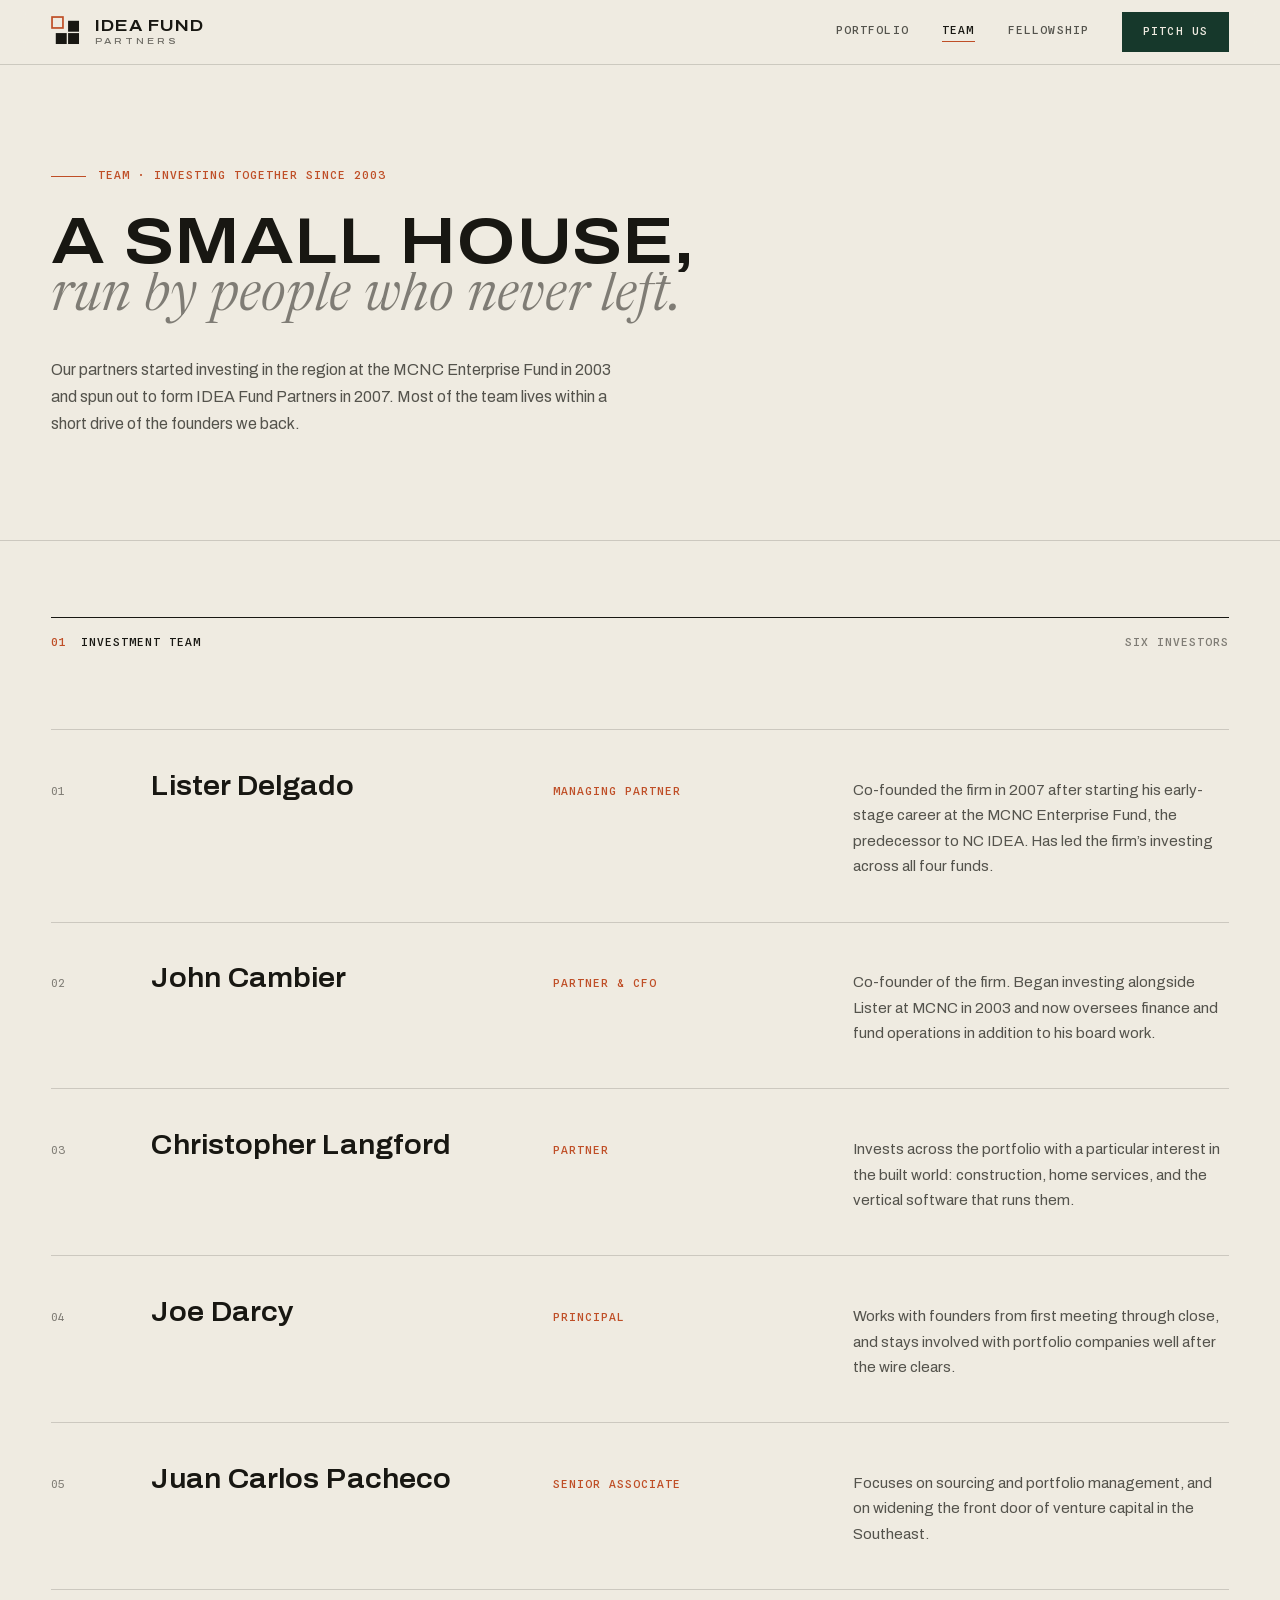
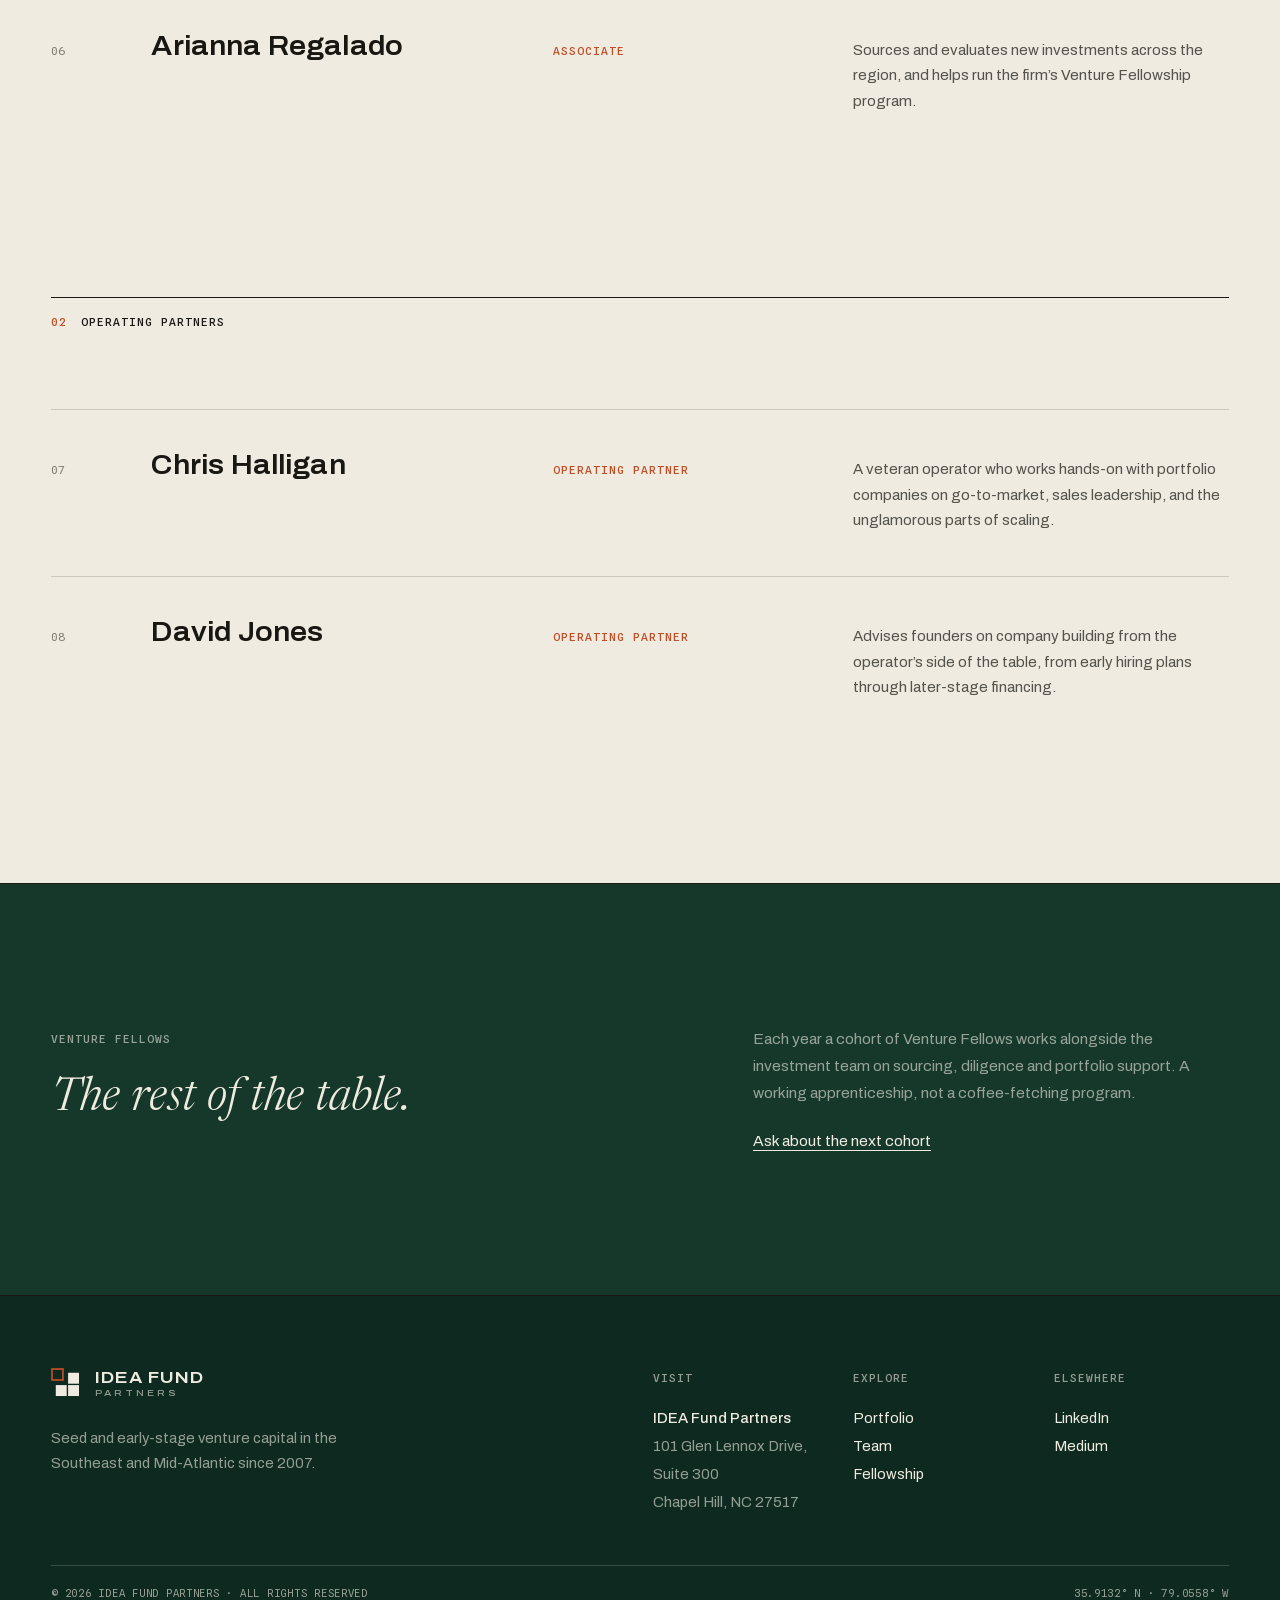
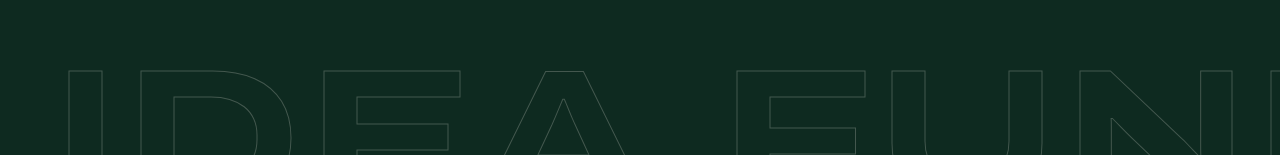
<file: ideafund/team.html>
<!doctype html>
<html lang="en">
<head>
  <meta charset="utf-8">
  <meta name="viewport" content="width=device-width, initial-scale=1">
  <title>Team — IDEA Fund Partners</title>
  <meta name="description" content="The investment team and operating partners of IDEA Fund Partners, investing in the Southeast and Mid-Atlantic since 2003.">
  <link rel="icon" type="image/svg+xml" href="assets/favicon.svg">
  <link rel="preload" href="assets/fonts/archivo-var.woff2" as="font" type="font/woff2" crossorigin>
  <link rel="preload" href="assets/fonts/newsreader-italic-var.woff2" as="font" type="font/woff2" crossorigin>
  <link rel="preload" href="assets/fonts/spline-sans-mono-var.woff2" as="font" type="font/woff2" crossorigin>
  <link rel="stylesheet" href="assets/css/site.css">
</head>
<body>
  <a class="skip-link" href="#main">Skip to content</a>

  <header class="site-header">
    <div class="shell">
      <a class="brand" href="index.html" aria-label="IDEA Fund Partners home">
        <svg class="mark" viewBox="0 0 48 48" aria-hidden="true">
          <rect x="7" y="25" width="16" height="16" fill="currentColor"/>
          <rect x="25" y="25" width="16" height="16" fill="currentColor"/>
          <rect x="25" y="7" width="16" height="16" fill="currentColor"/>
          <rect x="1.5" y="1.5" width="16" height="16" fill="none" stroke="#bf4e26" stroke-width="2.5"/>
        </svg>
        <span class="wordmark">Idea Fund<small>Partners</small></span>
      </a>
      <nav class="site-nav" aria-label="Primary">
        <a href="portfolio.html">Portfolio</a>
        <a href="team.html" aria-current="page">Team</a>
        <a href="index.html#fellowship">Fellowship</a>
        <a class="cta" href="mailto:Info@IdeaFundPartners.com">Pitch&nbsp;us</a>
        <button class="nav-toggle" aria-expanded="false" aria-controls="mobile-menu">Menu</button>
      </nav>
    </div>
    <div class="mobile-menu" id="mobile-menu">
      <a href="portfolio.html">Portfolio</a>
      <a href="team.html">Team</a>
      <a href="index.html#fellowship">Fellowship</a>
    </div>
  </header>

  <main id="main">

    <section class="page-head">
      <div class="shell">
        <span class="mono fade" style="--i:0">Team &middot; investing together since 2003</span>
        <div class="grid">
          <h1 class="disp"><span class="rl" style="--i:0"><span>A small house,</span></span>
            <span class="rl" style="--i:1"><span class="it">run by people who never left.</span></span></h1>
          <p class="lede fade" style="--i:1">Our partners started investing in the region at the
          MCNC Enterprise Fund in 2003 and spun out to form IDEA Fund Partners in
          2007. Most of the team lives within a short drive of the founders we back.</p>
        </div>
      </div>
    </section>

    <section class="sect shell" id="investment-team" style="padding-top: clamp(3rem, 6vw, 5rem)">
      <div class="sect-head io">
        <span class="mono"><span class="idx">01</span>Investment team</span>
        <span class="mono aside">Six investors</span>
      </div>
      <div class="person grid io">
        <span class="no">01</span>
        <h3>Lister Delgado</h3>
        <span class="role mono">Managing Partner</span>
        <p>Co-founded the firm in 2007 after starting his early-stage career at the
        MCNC Enterprise Fund, the predecessor to NC IDEA. Has led the firm&rsquo;s
        investing across all four funds.</p>
      </div>
      <div class="person grid io" style="--d:70ms">
        <span class="no">02</span>
        <h3>John Cambier</h3>
        <span class="role mono">Partner &amp; CFO</span>
        <p>Co-founder of the firm. Began investing alongside Lister at MCNC in 2003
        and now oversees finance and fund operations in addition to his board work.</p>
      </div>
      <div class="person grid io" style="--d:140ms">
        <span class="no">03</span>
        <h3>Christopher Langford</h3>
        <span class="role mono">Partner</span>
        <p>Invests across the portfolio with a particular interest in the built
        world: construction, home services, and the vertical software that runs them.</p>
      </div>
      <div class="person grid io">
        <span class="no">04</span>
        <h3>Joe Darcy</h3>
        <span class="role mono">Principal</span>
        <p>Works with founders from first meeting through close, and stays involved
        with portfolio companies well after the wire clears.</p>
      </div>
      <div class="person grid io" style="--d:70ms">
        <span class="no">05</span>
        <h3>Juan Carlos Pacheco</h3>
        <span class="role mono">Senior Associate</span>
        <p>Focuses on sourcing and portfolio management, and on widening the front
        door of venture capital in the Southeast.</p>
      </div>
      <div class="person grid io" style="--d:140ms">
        <span class="no">06</span>
        <h3>Arianna Regalado</h3>
        <span class="role mono">Associate</span>
        <p>Sources and evaluates new investments across the region, and helps run
        the firm&rsquo;s Venture Fellowship program.</p>
      </div>
    </section>

    <section class="sect shell" id="operating-partners">
      <div class="sect-head io">
        <span class="mono"><span class="idx">02</span>Operating partners</span>
      </div>
      <div class="person grid io">
        <span class="no">07</span>
        <h3>Chris Halligan</h3>
        <span class="role mono">Operating Partner</span>
        <p>A veteran operator who works hands-on with portfolio companies on
        go-to-market, sales leadership, and the unglamorous parts of scaling.</p>
      </div>
      <div class="person grid io" style="--d:70ms">
        <span class="no">08</span>
        <h3>David Jones</h3>
        <span class="role mono">Operating Partner</span>
        <p>Advises founders on company building from the operator&rsquo;s side of the
        table, from early hiring plans through later-stage financing.</p>
      </div>
    </section>

    <section class="band">
      <div class="shell">
        <div class="split grid">
          <div class="lead io">
            <span class="mono">Venture Fellows</span>
            <h2>The rest of the table.</h2>
          </div>
          <div class="side io" style="--d:120ms">
            <p>Each year a cohort of Venture Fellows works alongside the investment
            team on sourcing, diligence and portfolio support. A working
            apprenticeship, not a coffee-fetching program.</p>
            <p><a class="uline" href="mailto:Info@IdeaFundPartners.com?subject=Venture%20Fellowship">Ask about the next cohort</a></p>
          </div>
        </div>
      </div>
    </section>

  </main>

  <footer class="site-footer">
    <div class="shell">
      <div class="footer-cols grid" style="border-top:0; padding-top: clamp(3rem, 6vw, 4.5rem)">
        <div class="col">
          <a class="brand" href="index.html" aria-label="IDEA Fund Partners home">
            <svg class="mark" viewBox="0 0 48 48" aria-hidden="true">
              <rect x="7" y="25" width="16" height="16" fill="currentColor"/>
              <rect x="25" y="25" width="16" height="16" fill="currentColor"/>
              <rect x="25" y="7" width="16" height="16" fill="currentColor"/>
              <rect x="1.5" y="1.5" width="16" height="16" fill="none" stroke="#bf4e26" stroke-width="2.5"/>
            </svg>
            <span class="wordmark">Idea Fund<small>Partners</small></span>
          </a>
          <p class="footer-brandline">Seed and early-stage venture capital in the
          Southeast and Mid-Atlantic since 2007.</p>
        </div>
        <div class="col">
          <span class="mono">Visit</span>
          <address><b>IDEA Fund Partners</b>101 Glen Lennox Drive, Suite 300<br>Chapel Hill, NC 27517</address>
        </div>
        <div class="col">
          <span class="mono">Explore</span>
          <ul>
            <li><a href="portfolio.html">Portfolio</a></li>
            <li><a href="team.html">Team</a></li>
            <li><a href="index.html#fellowship">Fellowship</a></li>
          </ul>
        </div>
        <div class="col">
          <span class="mono">Elsewhere</span>
          <ul>
            <li><a href="https://www.linkedin.com/company/ideafundpartners" rel="noopener">LinkedIn</a></li>
            <li><a href="https://ideafundpartners.medium.com" rel="noopener">Medium</a></li>
          </ul>
        </div>
      </div>
      <div class="footer-legal">
        <span>&copy; <span data-year>2026</span> IDEA Fund Partners &middot; All rights reserved</span>
        <span>35.9132&deg; N &middot; 79.0558&deg; W</span>
      </div>
      <div class="footer-mast" aria-hidden="true">Idea&nbsp;Fund</div>
    </div>
  </footer>

  <script src="assets/js/site.js"></script>
</body>
</html>
</file>
<file: ideafund/assets/css/site.css>
/* ==================================================================
   IDEA Fund Partners
   Type:   Archivo (variable: weight + width) — display and text
           Newsreader italic (variable: optical size) — editorial voice
           Spline Sans Mono — labels, data, numerals
   Layout: one 12-column grid (.grid); every block sits on it.
   Fonts self-hosted. No framework, no build step.
   ================================================================== */

@font-face {
  font-family: "Archivo";
  src: url("../fonts/archivo-var.woff2") format("woff2");
  font-weight: 100 900;
  font-stretch: 62% 125%;
  font-style: normal;
  font-display: swap;
}
@font-face {
  font-family: "Newsreader";
  src: url("../fonts/newsreader-italic-var.woff2") format("woff2");
  font-weight: 200 800;
  font-style: italic;
  font-display: swap;
}
@font-face {
  font-family: "Spline Sans Mono";
  src: url("../fonts/spline-sans-mono-var.woff2") format("woff2");
  font-weight: 300 700;
  font-style: normal;
  font-display: swap;
}

:root {
  --bone: #efebe1;
  --bone-2: #e7e2d4;
  --ink: #181712;
  --ink-70: rgba(24, 23, 18, 0.72);
  --ink-50: rgba(24, 23, 18, 0.52);
  --ink-15: rgba(24, 23, 18, 0.16);
  --ink-08: rgba(24, 23, 18, 0.08);
  --green: #16382b;
  --green-deep: #0e2a20;
  --green-line: rgba(239, 235, 225, 0.18);
  --green-dim: rgba(239, 235, 225, 0.60);
  --sienna: #bf4e26;

  --grotesk: "Archivo", "Helvetica Neue", Arial, sans-serif;
  --serif-it: "Newsreader", "Times New Roman", serif;
  --mono: "Spline Sans Mono", "SFMono-Regular", Consolas, monospace;

  --gutter: clamp(1.25rem, 4vw, 4rem);
  --max: 86rem;
  --colgap: clamp(1rem, 2vw, 1.75rem);
  --sect: clamp(6rem, 11vw, 9.5rem);
  --header-h: 4rem;

  --out: cubic-bezier(0.22, 1, 0.36, 1);
}

* { box-sizing: border-box; }
html { -webkit-text-size-adjust: 100%; scroll-behavior: smooth; }

body {
  margin: 0;
  background: var(--bone);
  color: var(--ink);
  font-family: var(--grotesk);
  font-size: 1rem;
  line-height: 1.6;
  font-variation-settings: "wdth" 100;
  -webkit-font-smoothing: antialiased;
  text-rendering: optimizeLegibility;
}

::selection { background: var(--green); color: var(--bone); }

a { color: inherit; }
:focus-visible { outline: 2px solid var(--sienna); outline-offset: 3px; }

.skip-link {
  position: absolute; left: -100vw; top: .6rem; z-index: 200;
  background: var(--ink); color: var(--bone);
  font: 500 0.8rem/1 var(--mono); padding: .55rem .8rem; text-decoration: none;
}
.skip-link:focus { left: .6rem; }

.shell { max-width: var(--max); margin-inline: auto; padding-inline: var(--gutter); }

.grid {
  display: grid;
  grid-template-columns: repeat(12, minmax(0, 1fr));
  column-gap: var(--colgap);
}

/* ---- type ----------------------------------------------------------- */

.mono {
  font-family: var(--mono);
  font-size: 0.7rem;
  font-weight: 500;
  letter-spacing: 0.09em;
  text-transform: uppercase;
}

.disp {
  font-variation-settings: "wdth" 116;
  font-weight: 630;
  text-transform: uppercase;
  letter-spacing: 0.004em;
  line-height: 0.96;
}

.it {
  font-family: var(--serif-it);
  font-style: italic;
  font-weight: 370;
  text-transform: none;
  letter-spacing: 0;
  font-variation-settings: "opsz" 56;
}

/* link with sliding underline */
.uline {
  text-decoration: none;
  background-image: linear-gradient(currentColor, currentColor);
  background-size: 100% 1px;
  background-position: 0 100%;
  background-repeat: no-repeat;
  transition: background-size 260ms var(--out);
  padding-bottom: 2px;
}
.uline:hover { background-size: 0% 1px; background-position: 100% 100%; }

/* ---- brand ----------------------------------------------------------- */

.mark { display: inline-block; width: 2.05rem; height: 2.05rem; flex: none; }

.brand { display: inline-flex; align-items: center; gap: 0.7rem; text-decoration: none; }
.brand .wordmark {
  font-variation-settings: "wdth" 118;
  font-weight: 660;
  font-size: 0.98rem;
  letter-spacing: 0.06em;
  text-transform: uppercase;
  line-height: 1;
  white-space: nowrap;
}
.brand .wordmark small {
  display: block;
  font-size: 0.56em;
  font-weight: 520;
  letter-spacing: 0.345em;
  margin-top: 0.38em;
  opacity: 0.6;
}

/* ---- header ----------------------------------------------------------- */

.site-header {
  position: sticky; top: 0; z-index: 100;
  background: color-mix(in srgb, var(--bone) 90%, transparent);
  -webkit-backdrop-filter: blur(12px);
  backdrop-filter: blur(12px);
  border-bottom: 1px solid var(--ink-15);
}
.site-header .shell {
  display: flex; align-items: center; justify-content: space-between;
  height: var(--header-h);
}

.site-nav { display: flex; align-items: center; gap: clamp(1.4rem, 2.6vw, 2.6rem); }
.site-nav a {
  font-family: var(--mono);
  font-size: 0.7rem; font-weight: 500;
  letter-spacing: 0.1em; text-transform: uppercase;
  text-decoration: none; color: var(--ink-70);
  background-image: linear-gradient(var(--sienna), var(--sienna));
  background-size: 0% 1px;
  background-position: 0 100%;
  background-repeat: no-repeat;
  padding-bottom: 3px;
  transition: background-size 240ms var(--out), color 160ms ease;
}
.site-nav a:hover { color: var(--ink); background-size: 100% 1px; }
.site-nav a[aria-current="page"] { color: var(--ink); background-size: 100% 1px; }
.site-nav a.cta {
  background: var(--green); color: var(--bone);
  padding: 0.72rem 1.3rem;
  transition: background 170ms ease;
}
.site-nav a.cta:hover { background: var(--ink); }

.nav-toggle { display: none; }

@media (max-width: 50em) {
  .site-nav a:not(.cta) { display: none; }
  .nav-toggle {
    display: inline-flex; align-items: center;
    border: 0; background: none; cursor: pointer;
    padding: 0.72rem 0 0.72rem 1.2rem;
    font-family: var(--mono); font-size: 0.7rem; font-weight: 500;
    letter-spacing: 0.1em; text-transform: uppercase; color: var(--ink);
  }
  .site-nav.is-open { position: static; }
  .site-nav.is-open ~ * {}
  .mobile-menu {
    display: none;
    position: absolute; inset: 100% 0 auto 0;
    background: var(--bone);
    border-bottom: 1px solid var(--ink-15);
  }
  .mobile-menu.is-open { display: block; }
  .mobile-menu a {
    display: block;
    padding: 1.05rem var(--gutter);
    border-top: 1px solid var(--ink-08);
    font-family: var(--mono); font-size: 0.78rem; font-weight: 500;
    letter-spacing: 0.1em; text-transform: uppercase;
    text-decoration: none; color: var(--ink);
  }
}
@media (min-width: 50.01em) { .mobile-menu { display: none !important; } }

/* ---- hero -------------------------------------------------------------- */

.hero {
  min-height: calc(100svh - var(--header-h));
  display: flex; flex-direction: column;
  border-bottom: 1px solid var(--ink-15);
}
.hero-main {
  flex: 1;
  align-items: center;
  padding-block: clamp(2.5rem, 5vh, 4rem);
}
.hero-copy { grid-column: 1 / 8; align-self: center; }
.hero-map  { grid-column: 8 / 13; align-self: center; }

.hero .kicker {
  margin: 0 0 clamp(1.6rem, 3.2vw, 2.6rem);
  color: var(--ink-50);
  display: flex; align-items: center; gap: 1em;
}
.hero .kicker::before {
  content: ""; width: 2.2rem; height: 1px; background: var(--sienna);
}

.hero h1 {
  margin: 0;
  font-size: clamp(2.4rem, 4.75vw, 4.35rem);
}
.hero h1 .l { display: block; }
.hero h1 .it { font-size: 0.86em; line-height: 1.06; color: var(--ink-50); }

.hero-lede {
  margin: clamp(1.6rem, 3.2vw, 2.6rem) 0 0;
  max-width: 30em;
  font-size: clamp(0.98rem, 1.25vw, 1.08rem);
  line-height: 1.65;
  color: var(--ink-70);
}
.hero-cta { margin: 1.9rem 0 0; display: flex; align-items: center; gap: 2rem; }
.hero-cta .btn {
  font-family: var(--mono); font-size: 0.72rem; font-weight: 500;
  letter-spacing: 0.1em; text-transform: uppercase;
  background: var(--green); color: var(--bone);
  padding: 1rem 1.6rem; text-decoration: none;
  transition: background 170ms ease;
}
.hero-cta .btn:hover { background: var(--ink); }
.hero-cta .ghost {
  font-family: var(--mono); font-size: 0.72rem; font-weight: 500;
  letter-spacing: 0.1em; text-transform: uppercase; color: var(--ink-70);
}
.hero-cta .ghost:hover { color: var(--ink); }

/* data strip pinned to hero bottom */
.data-strip {
  border-top: 1px solid var(--ink-15);
  padding-block: 1.4rem 2rem;
}
.data-strip .cell { grid-column: span 3; }
.data-strip .k { display: block; color: var(--ink-50); margin-bottom: 0.6rem; }
.data-strip .v {
  font-variation-settings: "wdth" 112;
  font-weight: 620;
  font-size: clamp(1.45rem, 2.3vw, 2.1rem);
  line-height: 1;
}
.data-strip .v .plus { color: var(--sienna); font-weight: 500; }

@media (max-width: 60em) {
  .hero { min-height: 0; }
  .hero-copy { grid-column: 1 / 13; }
  .hero-map  { grid-column: 1 / 13; margin-top: 2.5rem; }
  .data-strip .cell { grid-column: span 6; }
  .data-strip .cell:nth-child(n+3) { margin-top: 1.4rem; }
}

/* ---- map ----------------------------------------------------------------- */

.map { display: block; width: 100%; height: auto; }
.m-outline { fill: none; stroke: var(--ink); stroke-opacity: 0.55; stroke-width: 1.1; }
.m-borders { fill: none; stroke: var(--ink); stroke-opacity: 0.14; stroke-width: 0.8; }
.m-arc {
  fill: none; stroke: var(--sienna); stroke-width: 1.3; stroke-opacity: 0.85;
}
.m-city circle { fill: var(--ink); fill-opacity: 0.8; r: 3.5; }
.m-city text, .m-hq text {
  font-family: var(--mono); font-size: 18px; letter-spacing: 0.02em;
  fill: var(--ink); fill-opacity: 0.55;
}
.m-hq circle { fill: var(--sienna); r: 5.5; }
.m-hq .m-hq-ring { fill: none; stroke: var(--sienna); stroke-width: 1.3; }
.m-hq text { fill-opacity: 0.95; font-weight: 500; }
.map-caption {
  margin: 1.1rem 0 0; color: var(--ink-50);
  display: flex; justify-content: space-between; gap: 1rem;
}

/* ---- load choreography ----------------------------------------------------- */

@media (prefers-reduced-motion: no-preference) {
  .rl { display: block; overflow: hidden; }
  .rl > span {
    display: block;
    transform: translateY(112%);
    animation: rl-up 950ms var(--out) forwards;
    animation-delay: calc(120ms + var(--i, 0) * 95ms);
  }
  @keyframes rl-up { to { transform: none; } }

  .fade {
    opacity: 0;
    transform: translateY(14px);
    animation: fade-up 900ms var(--out) forwards;
    animation-delay: calc(450ms + var(--i, 0) * 110ms);
  }
  @keyframes fade-up { to { opacity: 1; transform: none; } }

  .m-arc {
    stroke-dasharray: 1;
    stroke-dashoffset: 1;
    animation: arc-draw 1100ms var(--out) forwards;
    animation-delay: calc(900ms + var(--i, 0) * 110ms);
  }
  @keyframes arc-draw { to { stroke-dashoffset: 0; } }

  .m-city { opacity: 0; animation: city-in 600ms ease forwards; animation-delay: calc(1400ms + var(--i, 0) * 110ms); }
  @keyframes city-in { to { opacity: 1; } }

  .m-hq .m-hq-ring { animation: hq-pulse 3200ms ease-out infinite 2.2s; transform-origin: center; transform-box: fill-box; }
  @keyframes hq-pulse {
    0% { transform: scale(0.72); opacity: 0.9; }
    60% { transform: scale(1.25); opacity: 0; }
    100% { transform: scale(1.25); opacity: 0; }
  }

  .io { opacity: 0; transform: translateY(16px); transition: opacity 800ms var(--out), transform 800ms var(--out); transition-delay: var(--d, 0ms); }
  .io.on { opacity: 1; transform: none; }
}

/* ---- section furniture ----------------------------------------------------- */

.sect { padding-block: var(--sect); }
.sect + .sect { padding-top: 0; }

.sect-head {
  display: flex; justify-content: space-between; align-items: baseline; gap: 1rem;
  border-top: 1px solid var(--ink);
  padding-top: 1rem;
  margin-bottom: clamp(3rem, 6vw, 5rem);
}
.sect-head .idx { color: var(--sienna); margin-right: 1.2em; }
.sect-head .aside { color: var(--ink-50); }
.sect-link {
  font-family: var(--mono); font-size: 0.7rem; font-weight: 500;
  letter-spacing: 0.09em; text-transform: uppercase;
  color: var(--ink-70); text-decoration: none; white-space: nowrap;
}
.sect-link .arr { display: inline-block; transition: transform 240ms var(--out); margin-left: 0.4em; }
.sect-link:hover { color: var(--ink); }
.sect-link:hover .arr { transform: translateX(4px); }

/* ---- green statement band ---------------------------------------------------- */

.band {
  background: var(--green); color: var(--bone);
  border-top: 1px solid var(--ink);
  border-bottom: 1px solid var(--ink);
}
.band ::selection { background: var(--bone); color: var(--green); }
.band .shell { padding-block: clamp(5.5rem, 11vw, 9.5rem); }

.statement p {
  grid-column: 1 / 11;
  margin: 0;
  font-family: var(--serif-it); font-style: italic;
  font-variation-settings: "opsz" 48;
  font-weight: 330;
  font-size: clamp(1.8rem, 3.6vw, 3.3rem);
  line-height: 1.26;
  text-wrap: balance;
}
.statement .hl { color: #d8a27f; }
.statement .src {
  grid-column: 1 / 11;
  margin: clamp(2.2rem, 4vw, 3.2rem) 0 0;
  color: var(--green-dim);
  line-height: 1.9;
  font-family: var(--mono); font-style: normal;
  font-size: 0.7rem; font-weight: 500;
  letter-spacing: 0.09em; text-transform: uppercase;
  text-wrap: auto;
}

/* ---- approach ------------------------------------------------------------------ */

.approach-row {
  border-top: 1px solid var(--ink-15);
  padding-block: clamp(2rem, 4vw, 3.2rem);
  align-items: baseline;
}
.approach-row:first-of-type { border-top: 0; padding-top: 0; }
.approach-row .n { grid-column: 1 / 2; color: var(--sienna); }
.approach-row h3 {
  grid-column: 2 / 6;
  margin: 0;
  font-variation-settings: "wdth" 112;
  font-weight: 620;
  text-transform: uppercase;
  font-size: clamp(1.1rem, 1.7vw, 1.45rem);
  letter-spacing: 0.015em;
  line-height: 1.12;
}
.approach-row p {
  grid-column: 7 / 12;
  margin: 0;
  color: var(--ink-70);
  font-size: 0.97rem;
  line-height: 1.7;
}
.sector-line {
  border-top: 1px solid var(--ink-15);
  padding-top: 1.4rem;
  margin-top: 0.5rem;
  color: var(--ink-50);
  line-height: 2.1;
}
.sector-line .lab { color: var(--sienna); margin-right: 1.6em; }
.sector-line .sep { margin-inline: 0.9em; color: var(--ink-15); }

@media (max-width: 54em) {
  .approach-row .n { grid-column: 1 / 13; margin-bottom: 0.4rem; }
  .approach-row h3 { grid-column: 1 / 13; margin-bottom: 0.7rem; }
  .approach-row p { grid-column: 1 / 13; }
}

/* ---- portfolio ledger ------------------------------------------------------------ */

.ledger { width: 100%; border-collapse: collapse; }
.ledger th {
  text-align: left; padding: 0 1.2rem 0.85rem 0;
  border-bottom: 1px solid var(--ink);
  color: var(--ink-50);
  font-weight: 500;
}
.ledger td {
  padding: 1.55rem 1.2rem 1.6rem 0;
  border-bottom: 1px solid var(--ink-15);
  vertical-align: baseline;
}
.ledger .no { font-family: var(--mono); font-size: 0.7rem; color: var(--ink-50); width: 2.6rem; }
.ledger .co {
  font-variation-settings: "wdth" 108;
  font-weight: 600;
  font-size: clamp(1.15rem, 1.7vw, 1.45rem);
  letter-spacing: 0.003em;
  line-height: 1.1;
  white-space: nowrap;
}
.ledger .co img { height: 1.3em; width: auto; display: block; mix-blend-mode: multiply; }
.ledger .what { color: var(--ink-70); font-size: 0.94rem; max-width: 30em; }
.ledger .tag { white-space: nowrap; color: var(--ink-50); }
.ledger .status { white-space: nowrap; }
.ledger .dot {
  display: inline-block; width: 7px; height: 7px; border-radius: 50%;
  background: var(--green); margin-right: 0.6em; vertical-align: 1px;
}
.ledger .dot--exit { background: var(--sienna); }
.ledger .arr {
  width: 2rem; text-align: right; padding-right: 0;
  color: var(--sienna);
  opacity: 0; transform: translateX(-6px);
  transition: opacity 220ms ease, transform 240ms var(--out);
}
.ledger tr:hover .arr { opacity: 1; transform: none; }
.ledger-foot {
  display: flex; justify-content: space-between; align-items: baseline; gap: 1.5rem; flex-wrap: wrap;
  padding-top: 1.3rem;
  color: var(--ink-50); font-size: 0.8rem; line-height: 1.6;
}
.ledger-foot .note { max-width: 46em; }

@media (max-width: 54em) {
  .ledger thead, .ledger .no, .ledger .arr, .ledger .hq-col { display: none; }
  .ledger, .ledger tbody, .ledger tr { display: block; }
  .ledger tr { border-bottom: 1px solid var(--ink-15); padding-block: 1.25rem; }
  .ledger td { display: block; border: 0; padding: 0.12rem 0; }
}

/* ---- team ledger ------------------------------------------------------------------- */

.person {
  border-top: 1px solid var(--ink-15);
  padding-block: clamp(1.8rem, 3.4vw, 2.6rem);
  align-items: baseline;
}
.person:first-of-type { border-top: 0; padding-top: 0; }
.person .no { grid-column: 1 / 2; font-family: var(--mono); font-size: 0.7rem; color: var(--ink-50); }
.person h3 {
  grid-column: 2 / 6;
  margin: 0;
  font-variation-settings: "wdth" 110;
  font-weight: 620;
  font-size: clamp(1.35rem, 2.1vw, 1.8rem);
  letter-spacing: 0.003em;
  line-height: 1.08;
}
.person .role { grid-column: 6 / 9; color: var(--sienna); }
.person p { grid-column: 9 / 13; margin: 0; color: var(--ink-70); font-size: 0.94rem; line-height: 1.7; }
@media (max-width: 54em) {
  .person .no { display: none; }
  .person h3, .person .role, .person p { grid-column: 1 / 13; }
  .person .role { margin-block: 0.45rem 0.65rem; display: block; }
}

/* ---- split band (fellowship / founders) ----------------------------------------------- */

.split .lead { grid-column: 1 / 7; }
.split .side { grid-column: 8 / 13; align-self: end; }
.split .mono { color: var(--green-dim); }
.split h2 {
  margin: 1.4rem 0 0;
  font-family: var(--serif-it); font-style: italic;
  font-variation-settings: "opsz" 50;
  font-weight: 340;
  font-size: clamp(1.9rem, 3.6vw, 3.1rem);
  line-height: 1.16;
  text-wrap: balance;
}
.split p { margin: 0; color: var(--green-dim); font-size: 0.97rem; line-height: 1.75; max-width: 34em; }
.split p + p { margin-top: 1.3em; }
.split a { color: var(--bone); }
@media (max-width: 54em) {
  .split .lead, .split .side { grid-column: 1 / 13; }
  .split .side { margin-top: 2.2rem; }
}

/* ---- interior page head ------------------------------------------------------------------ */

.page-head { border-bottom: 1px solid var(--ink-15); }
.page-head .shell { padding-block: clamp(3.5rem, 8vw, 6.5rem); }
.page-head .mono { color: var(--sienna); display: flex; align-items: center; gap: 1em; }
.page-head .mono::before { content: ""; width: 2.2rem; height: 1px; background: var(--sienna); }
.page-head h1 {
  margin: 1.6rem 0 0;
  font-size: clamp(2.3rem, 5vw, 4.4rem);
  grid-column: 1 / 11;
}
.page-head h1 .it { font-size: 0.86em; color: var(--ink-50); }
.page-head .lede {
  grid-column: 1 / 7;
  margin: 1.9rem 0 0;
  color: var(--ink-70);
  font-size: clamp(0.98rem, 1.25vw, 1.08rem);
  line-height: 1.7;
}
.page-head .grid > * { grid-column: 1 / 11; }
.page-head .grid .lede { grid-column: 1 / 7; }

/* ---- footer --------------------------------------------------------------------------------- */

.site-footer { background: var(--green-deep); color: var(--bone); overflow: hidden; }
.site-footer ::selection { background: var(--bone); color: var(--green-deep); }
.site-footer a { color: var(--bone); text-decoration: none; }

.footer-pitch { padding-block: clamp(4.5rem, 9vw, 7.5rem) clamp(3.5rem, 7vw, 5.5rem); }
.footer-pitch .mono { color: var(--green-dim); display: flex; align-items: center; gap: 1em; }
.footer-pitch .mono::before { content: ""; width: 2.2rem; height: 1px; background: var(--sienna); }
.footer-pitch h2 {
  margin: 1.6rem 0 0;
  font-size: clamp(2rem, 4.4vw, 3.9rem);
  max-width: 18em;
}
.footer-pitch h2 .it { color: var(--green-dim); }
.footer-pitch .mail {
  display: inline-block; margin-top: 2.4rem;
  font-family: var(--mono); font-size: clamp(0.85rem, 1.4vw, 1rem);
  letter-spacing: 0.05em;
  border: 1px solid var(--green-line);
  padding: 1rem 1.5rem;
  transition: background 170ms ease, color 170ms ease, border-color 170ms ease;
}
.footer-pitch .mail:hover { background: var(--bone); color: var(--green-deep); border-color: var(--bone); }

.footer-cols {
  border-top: 1px solid var(--green-line);
  padding-block: 2.6rem 3rem;
}
.footer-cols .col { grid-column: span 2; font-size: 0.92rem; line-height: 1.9; }
.footer-cols .col:first-child { grid-column: span 6; }
.footer-cols .mono { color: var(--green-dim); display: block; margin-bottom: 1rem; }
.footer-cols ul { list-style: none; margin: 0; padding: 0; }
.footer-cols address { font-style: normal; color: var(--green-dim); }
.footer-cols address b { color: var(--bone); font-weight: 500; display: block; }
.footer-cols .col a:hover { text-decoration: underline; text-underline-offset: 0.3em; text-decoration-thickness: 1px; }
.footer-brandline { color: var(--green-dim); max-width: 24em; margin: 1rem 0 0; font-size: 0.92rem; line-height: 1.7; }

.footer-legal {
  display: flex; justify-content: space-between; flex-wrap: wrap; gap: 0.6rem 2rem;
  border-top: 1px solid var(--green-line);
  padding-block: 1.2rem;
  color: var(--green-dim);
  font-family: var(--mono); font-size: 0.66rem; letter-spacing: 0.07em; text-transform: uppercase;
}

.footer-mast {
  display: block;
  margin: clamp(1.5rem, 4vw, 3rem) auto -0.3em;
  text-align: center;
  font-variation-settings: "wdth" 124;
  font-weight: 700;
  text-transform: uppercase;
  letter-spacing: 0.015em;
  font-size: clamp(4rem, 15.2vw, 13.5rem);
  line-height: 0.74;
  white-space: nowrap;
  color: transparent;
  -webkit-text-stroke: 1px rgba(239, 235, 225, 0.24);
  user-select: none;
}

@media (max-width: 54em) {
  .footer-cols .col, .footer-cols .col:first-child { grid-column: 1 / 13; }
  .footer-cols .col + .col { margin-top: 2rem; }
}

/* ---- print ------------------------------------------------------------------------------------ */

@media print {
  .site-header, .skip-link, .footer-mast { display: none; }
  body { background: #fff; }
}
</file>
